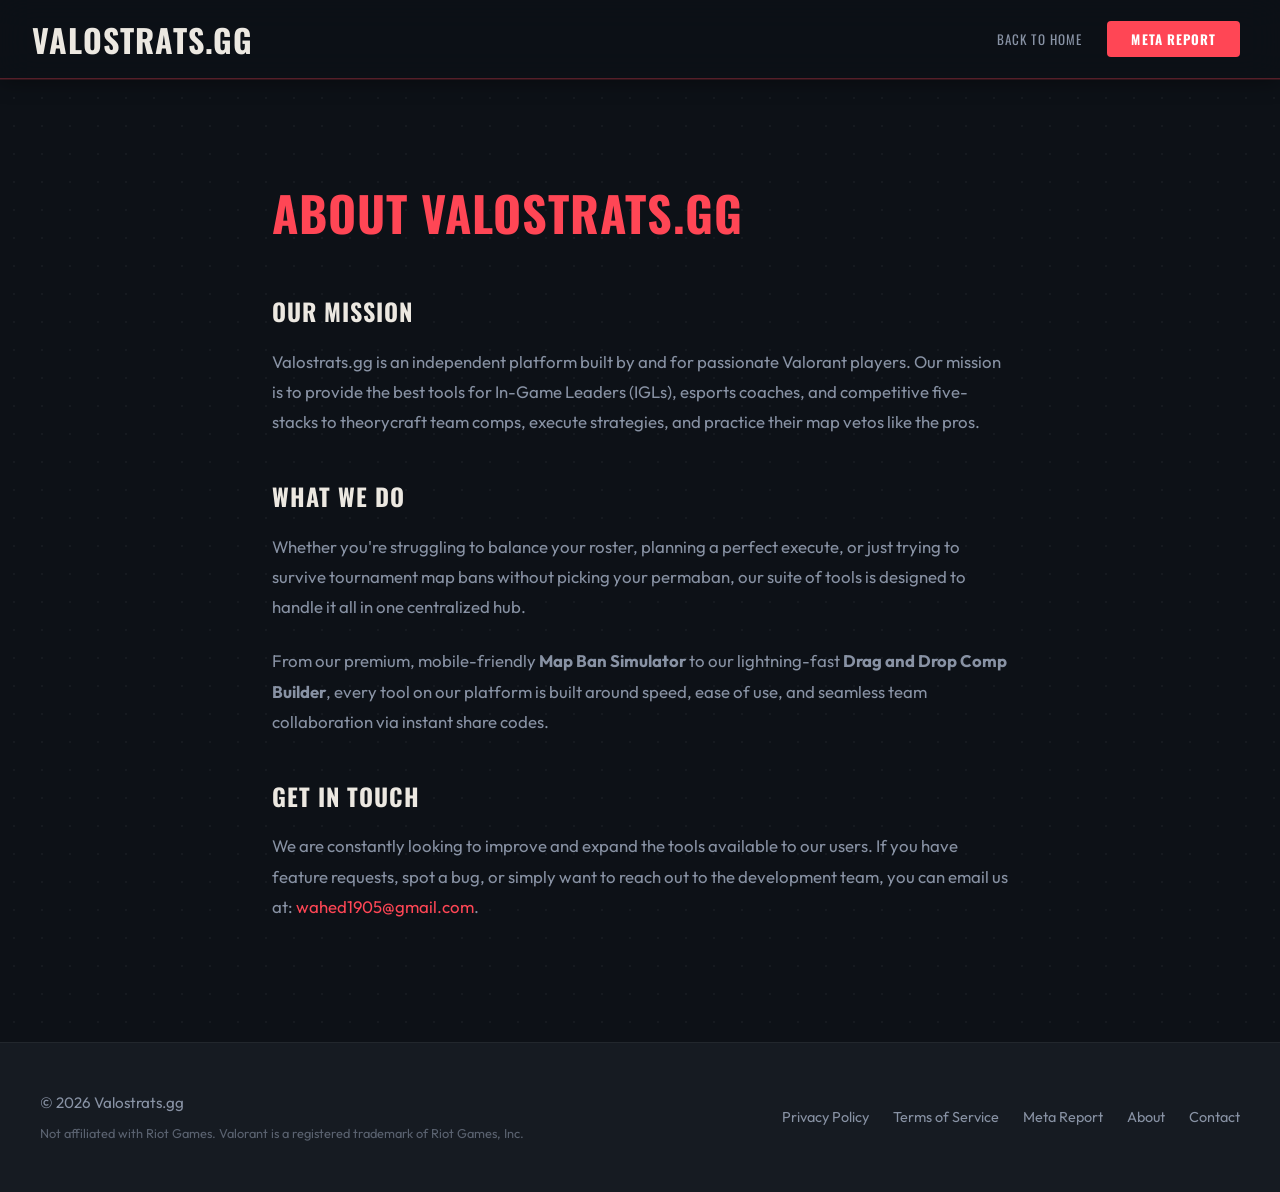
<file: about.html>
<!DOCTYPE html>
<html lang="en">
<head>
    <meta charset="UTF-8">
    <meta name="viewport" content="width=device-width, initial-scale=1.0">
    <title>About Us - Valostrats.gg</title>
    <link rel="stylesheet" href="styles.css">
    <link href="https://fonts.googleapis.com/css2?family=Oswald:wght@500;700&family=Outfit:wght@300;400;500;700&display=swap" rel="stylesheet">
    <style>
        .page-content { max-width: 800px; margin: 4rem auto; padding: 2rem; }
        .page-content h1 { font-size: 3rem; color: var(--accent-red); margin-bottom: 2rem; text-transform: uppercase; }
        .page-content h2 { margin-top: 2.5rem; margin-bottom: 1rem; color: var(--text-primary); }
        .page-content p { color: var(--text-secondary); line-height: 1.8; margin-bottom: 1.5rem; font-size: 1.05rem; }
        .page-content a { color: var(--accent-red); text-decoration: none; }
        .page-content a:hover { text-decoration: underline; }
    </style>
</head>
<body>
    <header class="app-header">
        <h1 class="logo">VALO<span>STRATS.GG</span></h1>
        <nav>
            <button class="nav-btn" onclick="window.location.href='index.html'">Back to Home</button>
            <button class="nav-btn primary-btn" onclick="window.location.href='meta-report.html'">Meta Report</button>
        </nav>
    </header>

    <main class="page-content">
        <h1>About ValoStrats.gg</h1>
        
        <h2>Our Mission</h2>
        <p>Valostrats.gg is an independent platform built by and for passionate Valorant players. Our mission is to provide the best tools for In-Game Leaders (IGLs), esports coaches, and competitive five-stacks to theorycraft team comps, execute strategies, and practice their map vetos like the pros.</p>

        <h2>What We Do</h2>
        <p>Whether you're struggling to balance your roster, planning a perfect execute, or just trying to survive tournament map bans without picking your permaban, our suite of tools is designed to handle it all in one centralized hub.</p>
        <p>From our premium, mobile-friendly <strong>Map Ban Simulator</strong> to our lightning-fast <strong>Drag and Drop Comp Builder</strong>, every tool on our platform is built around speed, ease of use, and seamless team collaboration via instant share codes.</p>

        <h2>Get in Touch</h2>
        <p>We are constantly looking to improve and expand the tools available to our users. If you have feature requests, spot a bug, or simply want to reach out to the development team, you can email us at: <a href="mailto:wahed1905@gmail.com">wahed1905@gmail.com</a>.</p>
    </main>

    <footer class="site-footer">
        <div class="footer-content">
            <div class="footer-left">
                <p>&copy; 2026 Valostrats.gg</p>
                <p class="footer-disclaimer">Not affiliated with Riot Games. Valorant is a registered trademark of Riot Games, Inc.</p>
            </div>
            <div class="footer-right">
                <a href="privacy.html">Privacy Policy</a>
                <a href="terms.html">Terms of Service</a>
                <a href="meta-report.html">Meta Report</a>
                <a href="about.html">About</a>
                <a href="mailto:wahed1905@gmail.com">Contact</a>
            </div>
        </div>
    </footer>
</body>
</html>
</file>
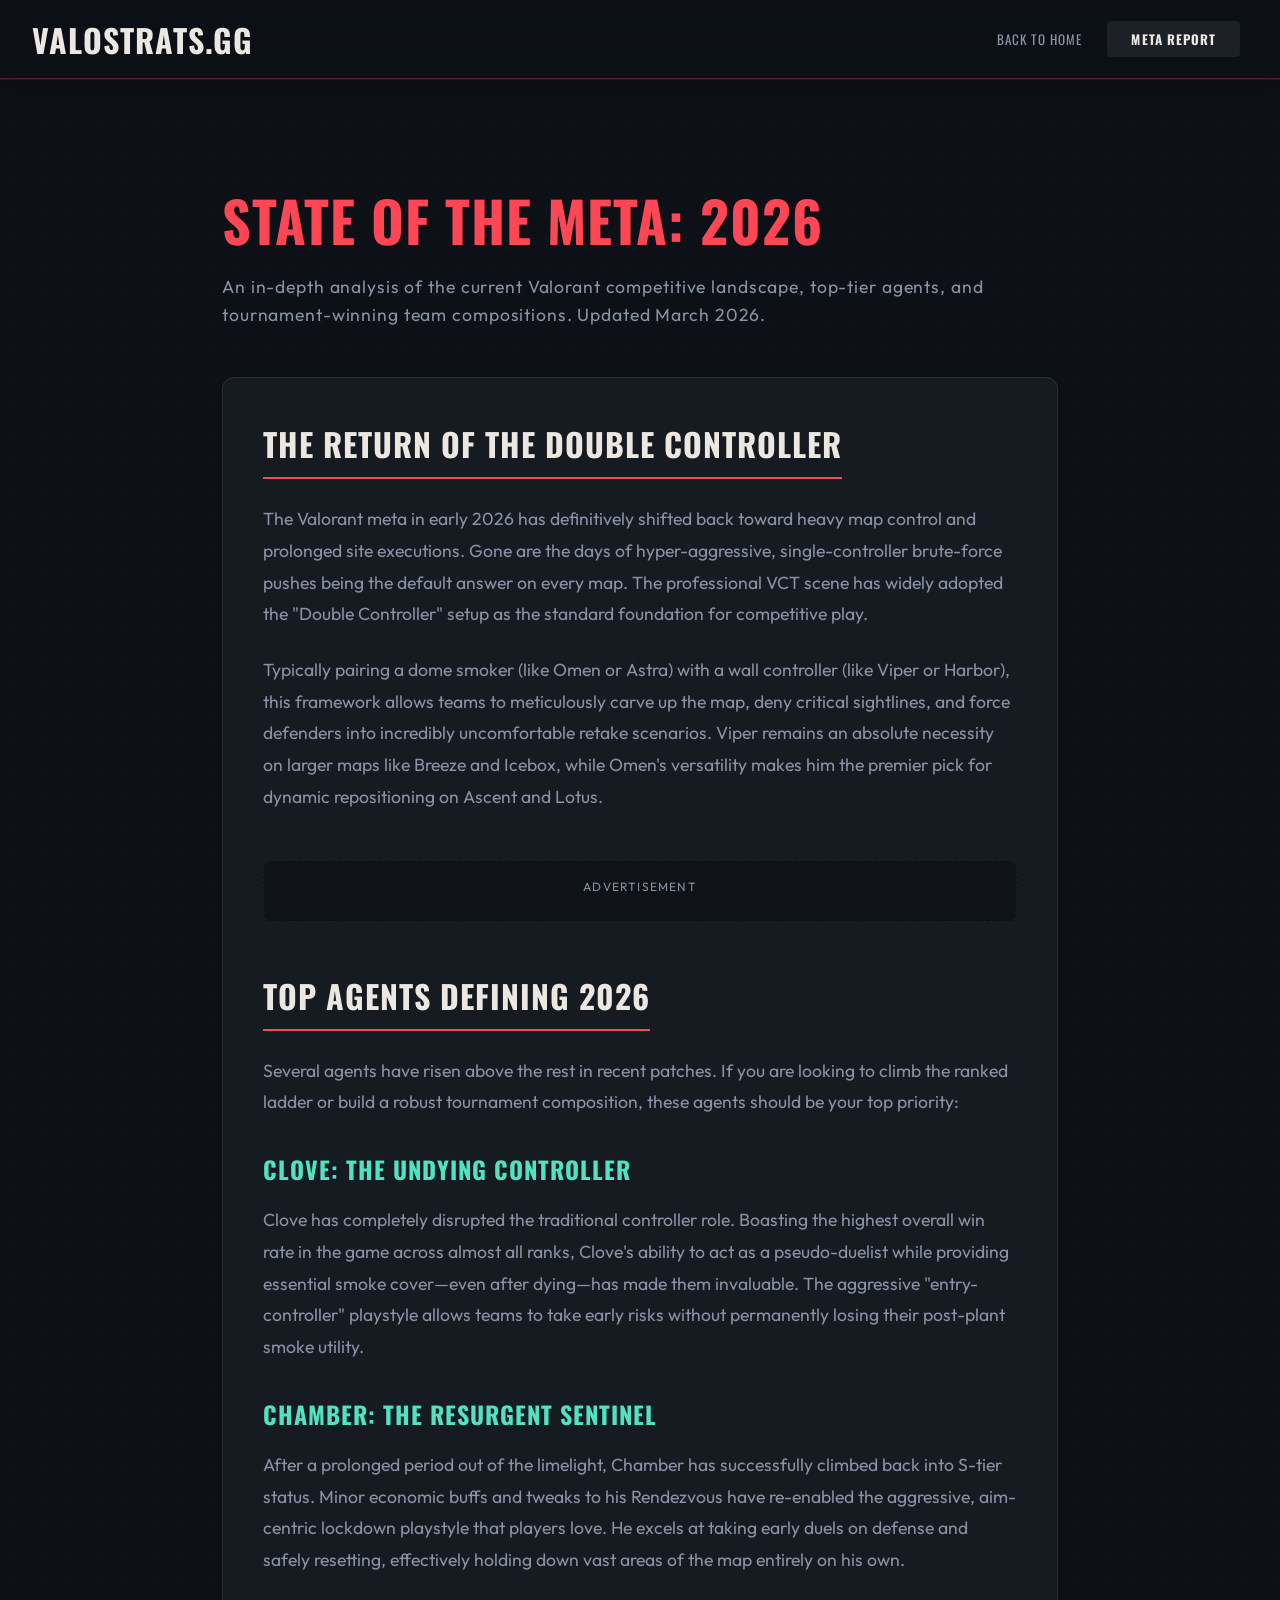
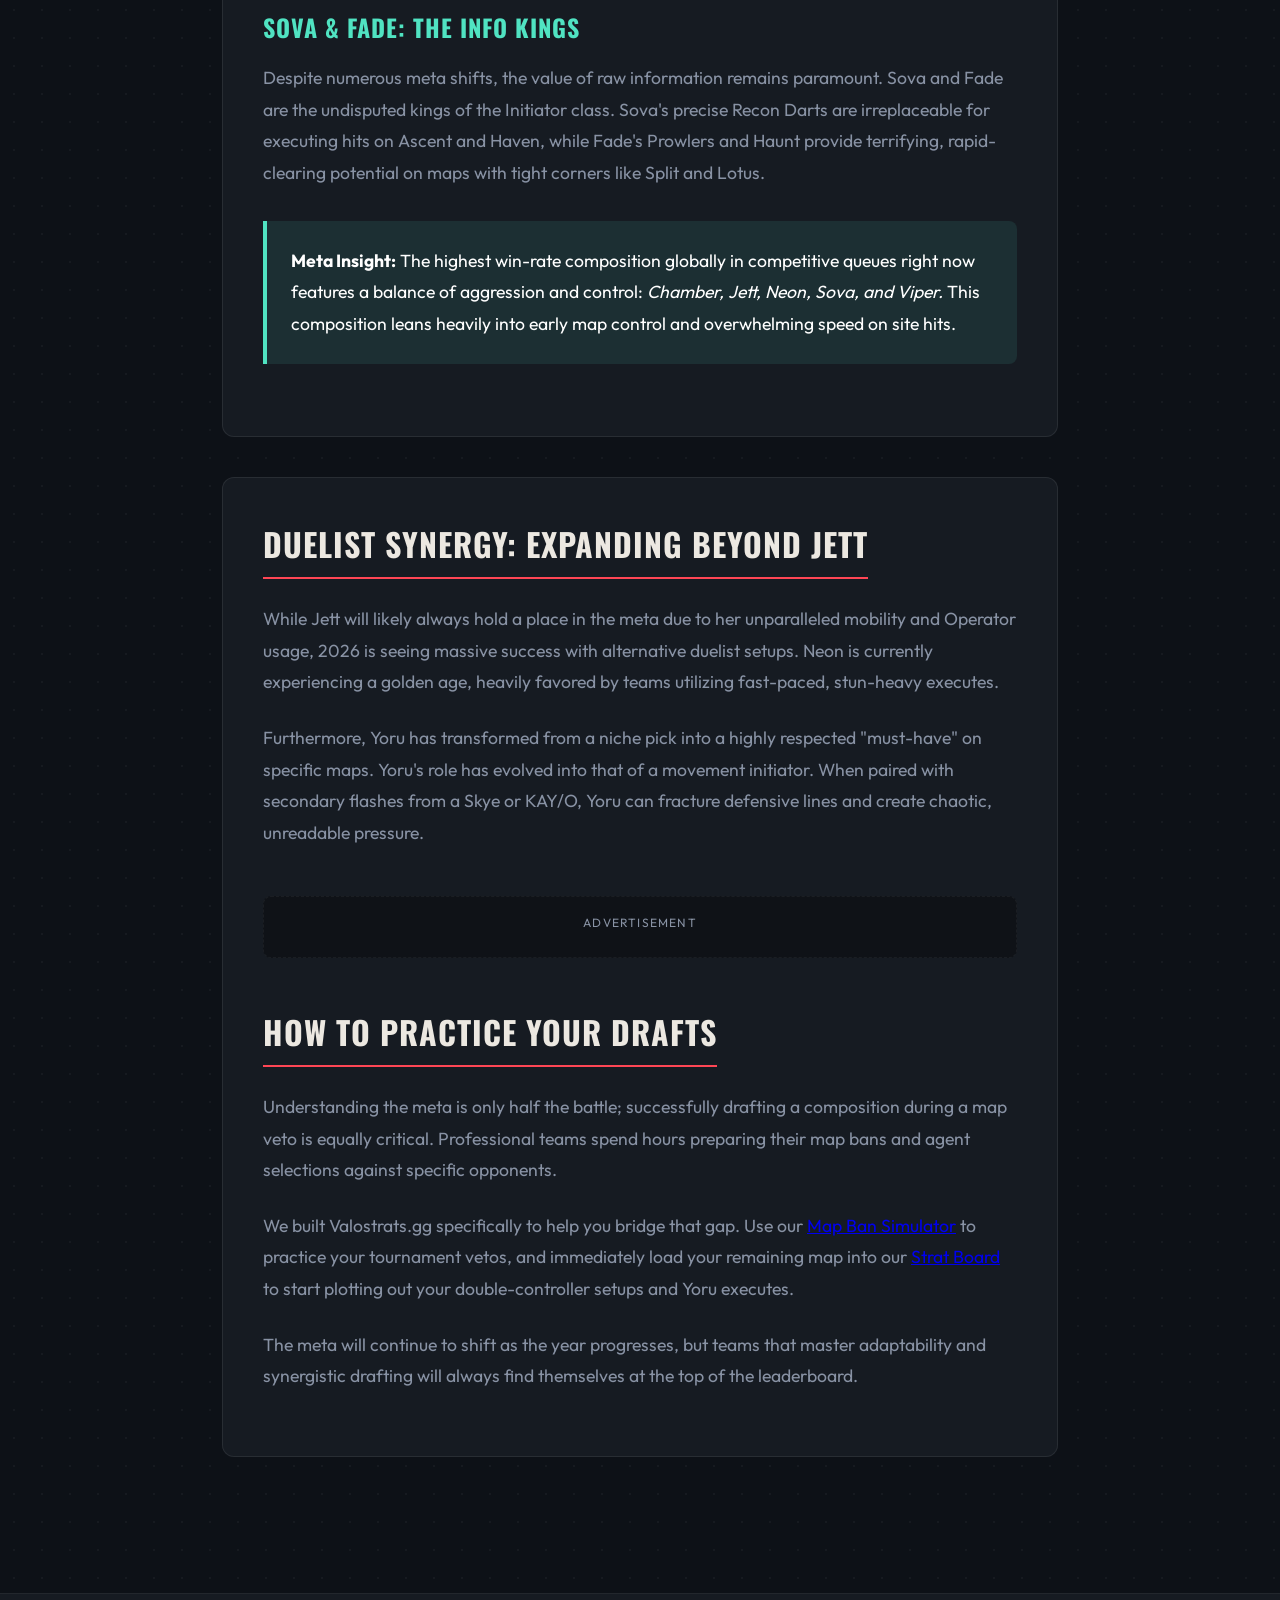
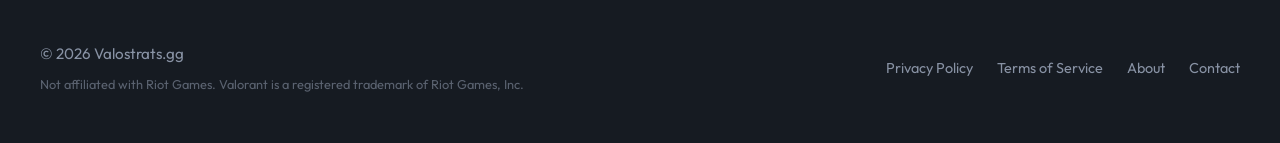
<file: meta-report.html>
<!DOCTYPE html>
<html lang="en">
<head>
    <meta charset="UTF-8">
    <meta name="viewport" content="width=device-width, initial-scale=1.0">
    <title>Valorant Meta Report 2026 - Valostrats.gg</title>
    <link rel="stylesheet" href="styles.css">
    <link href="https://fonts.googleapis.com/css2?family=Oswald:wght@500;700&family=Outfit:wght@300;400;500;700&display=swap" rel="stylesheet">
    <style>
        .page-content { max-width: 900px; margin: 4rem auto; padding: 2rem; }
        .page-content h1 { font-size: 3.5rem; color: var(--accent-red); margin-bottom: 0.5rem; text-transform: uppercase; }
        .page-subtitle { color: var(--text-secondary); font-size: 1.1rem; margin-bottom: 3rem; letter-spacing: 0.05em; }
        
        .article-section { background: var(--bg-secondary); padding: 2.5rem; border-radius: 12px; border: 1px solid var(--glass-border); margin-bottom: 2.5rem; }
        .article-section h2 { font-size: 2rem; color: var(--text-primary); margin-bottom: 1.5rem; border-bottom: 2px solid var(--accent-red); padding-bottom: 0.5rem; display: inline-block; }
        .article-section h3 { font-size: 1.5rem; color: #50e3c2; margin-top: 2rem; margin-bottom: 1rem; }
        .article-section p { color: var(--text-secondary); line-height: 1.8; margin-bottom: 1.5rem; font-size: 1.1rem; }
        .article-section ul { color: var(--text-secondary); line-height: 1.8; margin-bottom: 1.5rem; padding-left: 1.5rem; font-size: 1.1rem; }
        .article-section li { margin-bottom: 0.5rem; }
        
        .highlight-box { background: rgba(80, 227, 194, 0.1); border-left: 4px solid #50e3c2; padding: 1.5rem; border-radius: 0 8px 8px 0; margin: 2rem 0; }
        .highlight-box p { margin: 0; color: #fff; }

        .ad-container { margin: 3rem 0; background: rgba(0,0,0,0.3); padding: 1rem; border-radius: 8px; text-align: center; border: 1px dashed var(--border-subtle); }
        .ad-label { font-size: 0.75rem; text-transform: uppercase; letter-spacing: 0.1em; color: var(--text-secondary); margin-bottom: 0.5rem; display: block; }
    </style>
</head>
<body>
    <header class="app-header">
        <h1 class="logo">VALO<span>STRATS.GG</span></h1>
        <nav>
            <button class="nav-btn" onclick="window.location.href='index.html'">Back to Home</button>
            <button class="nav-btn primary-btn active" onclick="window.location.href='meta-report.html'">Meta Report</button>
        </nav>
    </header>

    <main class="page-content">
        <h1>State of the Meta: 2026</h1>
        <p class="page-subtitle">An in-depth analysis of the current Valorant competitive landscape, top-tier agents, and tournament-winning team compositions. Updated March 2026.</p>
        
        <div class="article-section">
            <h2>The Return of the Double Controller</h2>
            <p>The Valorant meta in early 2026 has definitively shifted back toward heavy map control and prolonged site executions. Gone are the days of hyper-aggressive, single-controller brute-force pushes being the default answer on every map. The professional VCT scene has widely adopted the "Double Controller" setup as the standard foundation for competitive play.</p>
            <p>Typically pairing a dome smoker (like Omen or Astra) with a wall controller (like Viper or Harbor), this framework allows teams to meticulously carve up the map, deny critical sightlines, and force defenders into incredibly uncomfortable retake scenarios. Viper remains an absolute necessity on larger maps like Breeze and Icebox, while Omen's versatility makes him the premier pick for dynamic repositioning on Ascent and Lotus.</p>
            
            <!-- Ad Placement inside content -->
            <div class="ad-container">
                <span class="ad-label">Advertisement</span>
                <ins class="adsbygoogle"
                     style="display:block"
                     data-ad-client="ca-pub-2858798741280464"
                     data-ad-slot="auto"
                     data-ad-format="auto"
                     data-full-width-responsive="true"></ins>
                <script>
                     (adsbygoogle = window.adsbygoogle || []).push({});
                </script>
            </div>

            <h2>Top Agents Defining 2026</h2>
            <p>Several agents have risen above the rest in recent patches. If you are looking to climb the ranked ladder or build a robust tournament composition, these agents should be your top priority:</p>
            
            <h3>Clove: The Undying Controller</h3>
            <p>Clove has completely disrupted the traditional controller role. Boasting the highest overall win rate in the game across almost all ranks, Clove's ability to act as a pseudo-duelist while providing essential smoke cover—even after dying—has made them invaluable. The aggressive "entry-controller" playstyle allows teams to take early risks without permanently losing their post-plant smoke utility.</p>

            <h3>Chamber: The Resurgent Sentinel</h3>
            <p>After a prolonged period out of the limelight, Chamber has successfully climbed back into S-tier status. Minor economic buffs and tweaks to his Rendezvous have re-enabled the aggressive, aim-centric lockdown playstyle that players love. He excels at taking early duels on defense and safely resetting, effectively holding down vast areas of the map entirely on his own.</p>

            <h3>Sova & Fade: The Info Kings</h3>
            <p>Despite numerous meta shifts, the value of raw information remains paramount. Sova and Fade are the undisputed kings of the Initiator class. Sova's precise Recon Darts are irreplaceable for executing hits on Ascent and Haven, while Fade's Prowlers and Haunt provide terrifying, rapid-clearing potential on maps with tight corners like Split and Lotus.</p>

            <div class="highlight-box">
                <p><strong>Meta Insight:</strong> The highest win-rate composition globally in competitive queues right now features a balance of aggression and control: <em>Chamber, Jett, Neon, Sova, and Viper.</em> This composition leans heavily into early map control and overwhelming speed on site hits.</p>
            </div>
        </div>

        <div class="article-section">
            <h2>Duelist Synergy: Expanding Beyond Jett</h2>
            <p>While Jett will likely always hold a place in the meta due to her unparalleled mobility and Operator usage, 2026 is seeing massive success with alternative duelist setups. Neon is currently experiencing a golden age, heavily favored by teams utilizing fast-paced, stun-heavy executes.</p>
            <p>Furthermore, Yoru has transformed from a niche pick into a highly respected "must-have" on specific maps. Yoru's role has evolved into that of a movement initiator. When paired with secondary flashes from a Skye or KAY/O, Yoru can fracture defensive lines and create chaotic, unreadable pressure.</p>
            
            <!-- Ad Placement inside content -->
            <div class="ad-container">
                <span class="ad-label">Advertisement</span>
                <ins class="adsbygoogle"
                     style="display:block"
                     data-ad-client="ca-pub-2858798741280464"
                     data-ad-slot="auto"
                     data-ad-format="auto"
                     data-full-width-responsive="true"></ins>
                <script>
                     (adsbygoogle = window.adsbygoogle || []).push({});
                </script>
            </div>

            <h2>How to Practice Your Drafts</h2>
            <p>Understanding the meta is only half the battle; successfully drafting a composition during a map veto is equally critical. Professional teams spend hours preparing their map bans and agent selections against specific opponents.</p>
            <p>We built Valostrats.gg specifically to help you bridge that gap. Use our <a href="index.html">Map Ban Simulator</a> to practice your tournament vetos, and immediately load your remaining map into our <a href="index.html">Strat Board</a> to start plotting out your double-controller setups and Yoru executes.</p>
            <p>The meta will continue to shift as the year progresses, but teams that master adaptability and synergistic drafting will always find themselves at the top of the leaderboard.</p>
        </div>
    </main>

    <footer class="site-footer">
        <div class="footer-content">
            <div class="footer-left">
                <p>&copy; 2026 Valostrats.gg</p>
                <p class="footer-disclaimer">Not affiliated with Riot Games. Valorant is a registered trademark of Riot Games, Inc.</p>
            </div>
            <div class="footer-right">
                <a href="privacy.html">Privacy Policy</a>
                <a href="terms.html">Terms of Service</a>
                <a href="about.html">About</a>
                <a href="mailto:wahed1905@gmail.com">Contact</a>
            </div>
        </div>
    </footer>
</body>
</html>
</file>
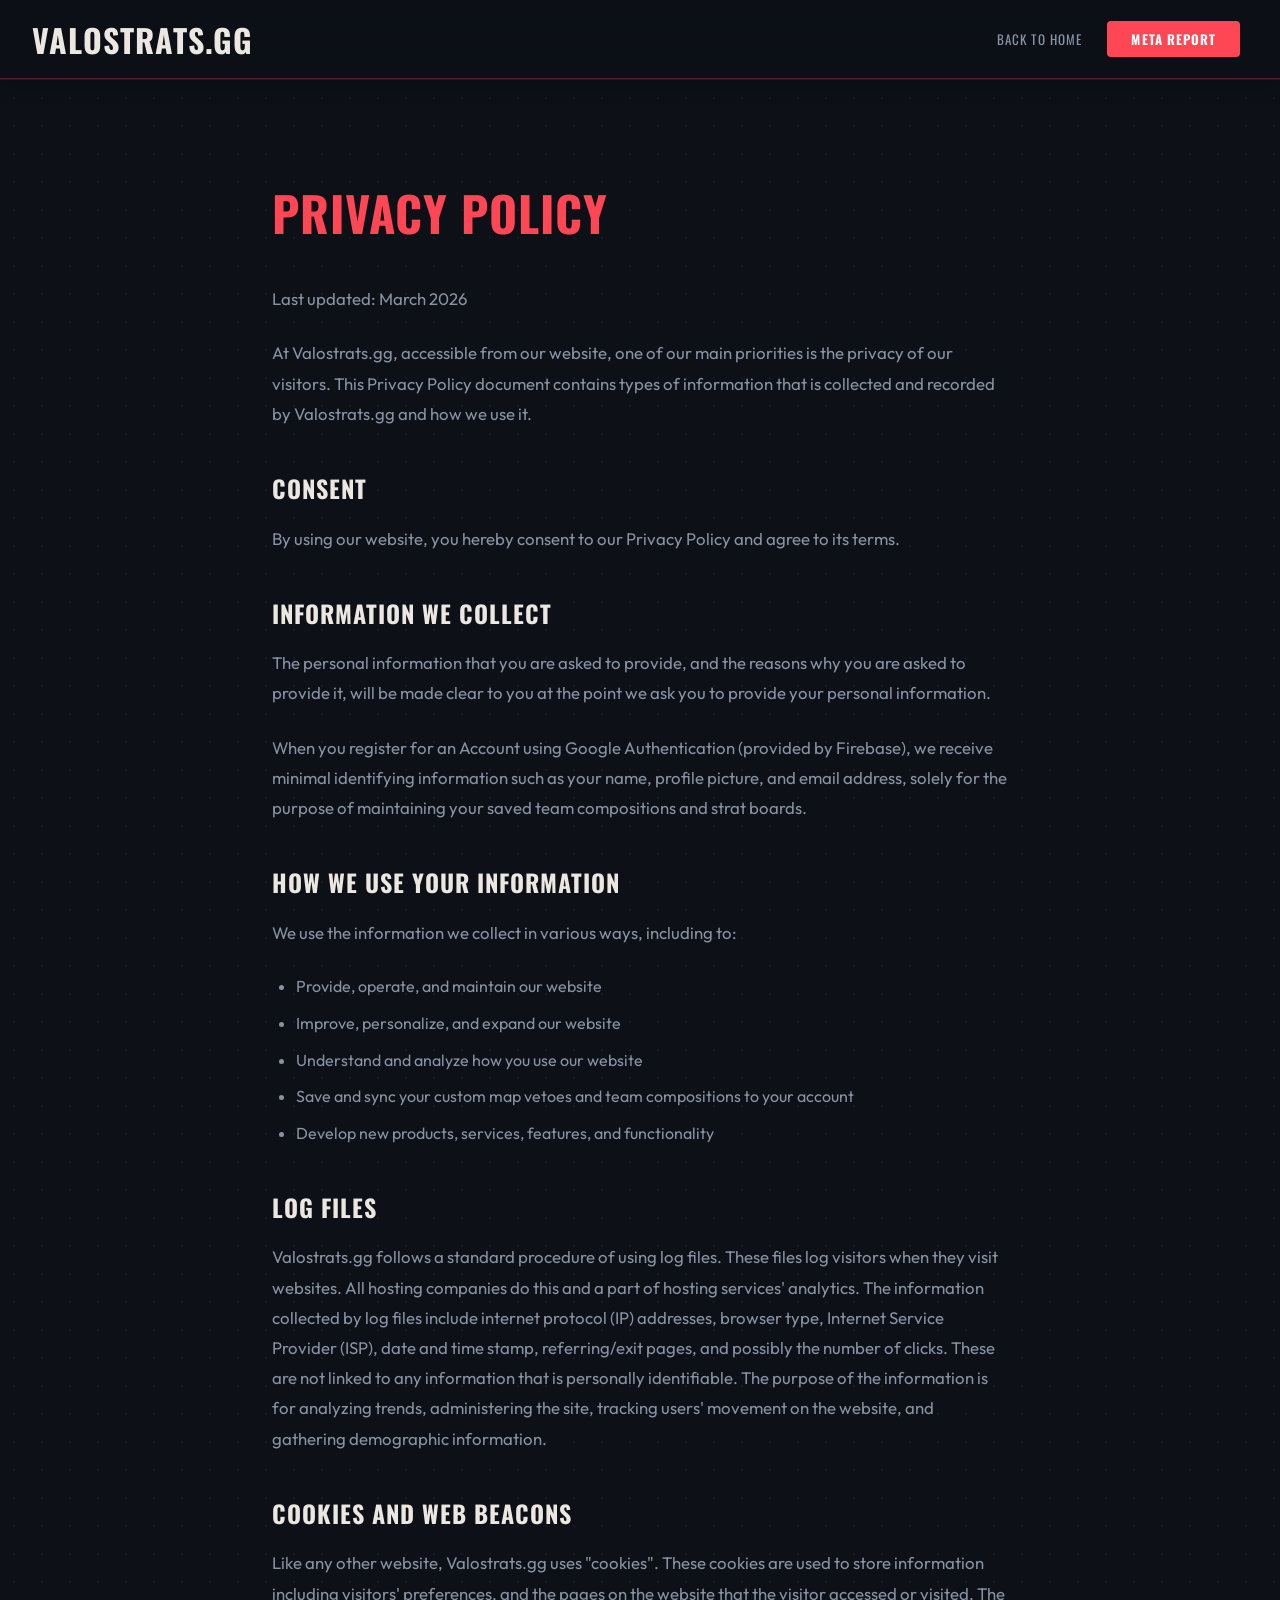
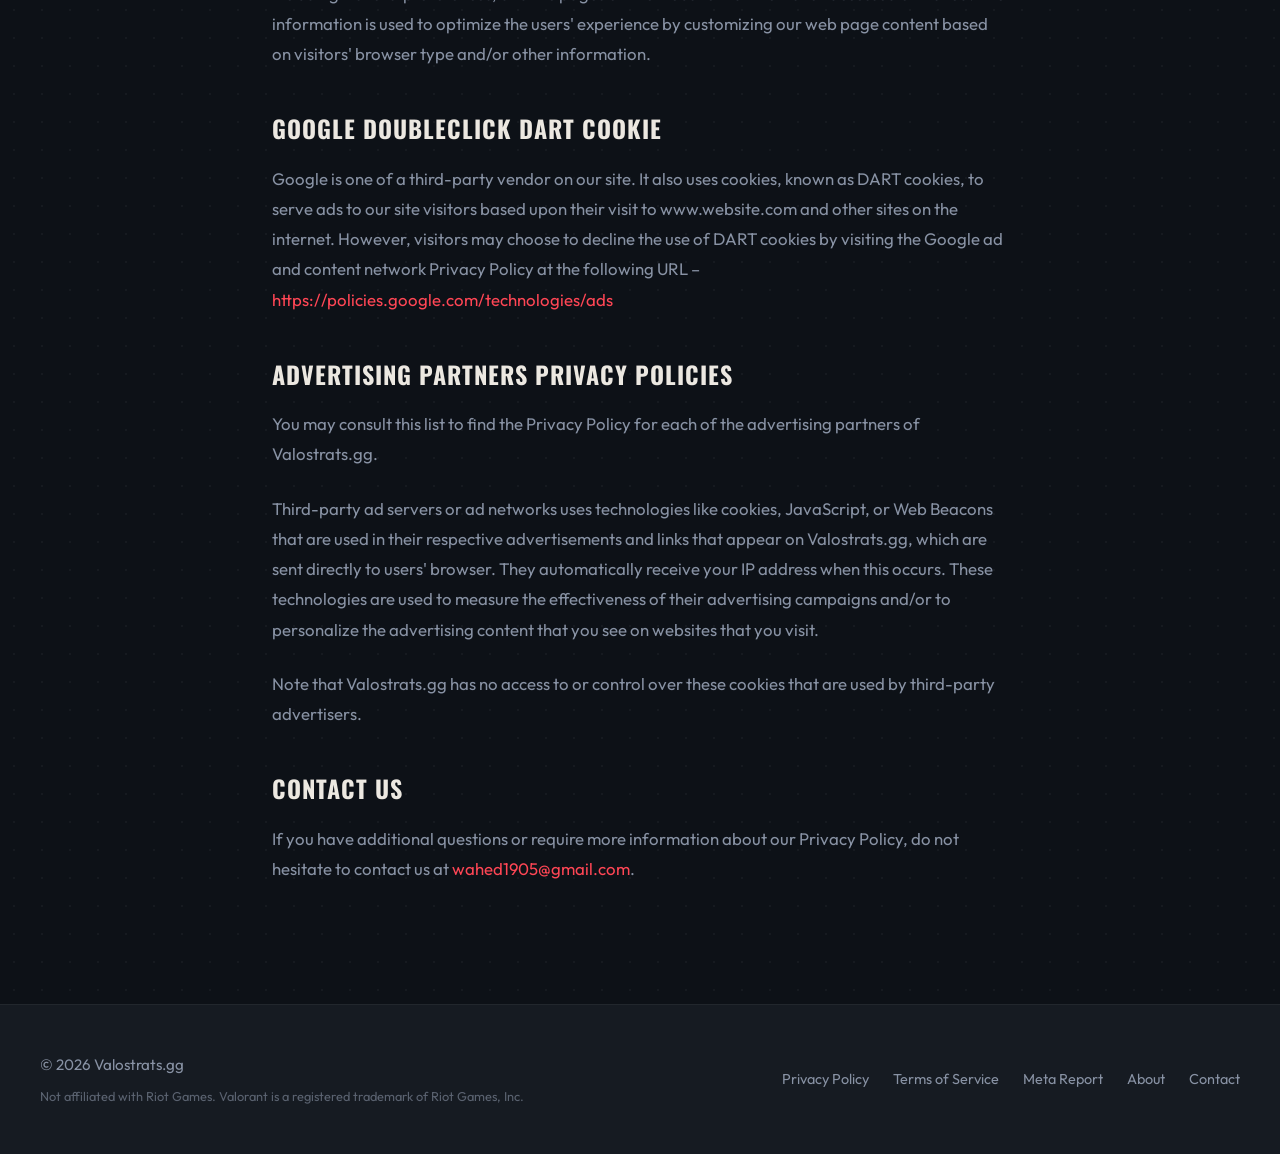
<file: privacy.html>
<!DOCTYPE html>
<html lang="en">
<head>
    <meta charset="UTF-8">
    <meta name="viewport" content="width=device-width, initial-scale=1.0">
    <title>Privacy Policy - Valostrats.gg</title>
    <link rel="stylesheet" href="styles.css">
    <link href="https://fonts.googleapis.com/css2?family=Oswald:wght@500;700&family=Outfit:wght@300;400;500;700&display=swap" rel="stylesheet">
    <style>
        .page-content { max-width: 800px; margin: 4rem auto; padding: 2rem; }
        .page-content h1 { font-size: 3rem; color: var(--accent-red); margin-bottom: 2rem; text-transform: uppercase; }
        .page-content h2 { margin-top: 2.5rem; margin-bottom: 1rem; color: var(--text-primary); }
        .page-content p { color: var(--text-secondary); line-height: 1.8; margin-bottom: 1.5rem; font-size: 1.05rem; }
        .page-content ul { color: var(--text-secondary); line-height: 1.8; margin-bottom: 1.5rem; padding-left: 1.5rem; }
        .page-content li { margin-bottom: 0.5rem; }
        .page-content a { color: var(--accent-red); text-decoration: none; }
        .page-content a:hover { text-decoration: underline; }
    </style>
</head>
<body>
    <header class="app-header">
        <h1 class="logo">VALO<span>STRATS.GG</span></h1>
        <nav>
            <button class="nav-btn" onclick="window.location.href='index.html'">Back to Home</button>
            <button class="nav-btn primary-btn" onclick="window.location.href='meta-report.html'">Meta Report</button>
        </nav>
    </header>

    <main class="page-content">
        <h1>Privacy Policy</h1>
        <p>Last updated: March 2026</p>
        
        <p>At Valostrats.gg, accessible from our website, one of our main priorities is the privacy of our visitors. This Privacy Policy document contains types of information that is collected and recorded by Valostrats.gg and how we use it.</p>

        <h2>Consent</h2>
        <p>By using our website, you hereby consent to our Privacy Policy and agree to its terms.</p>

        <h2>Information we collect</h2>
        <p>The personal information that you are asked to provide, and the reasons why you are asked to provide it, will be made clear to you at the point we ask you to provide your personal information.</p>
        <p>When you register for an Account using Google Authentication (provided by Firebase), we receive minimal identifying information such as your name, profile picture, and email address, solely for the purpose of maintaining your saved team compositions and strat boards.</p>

        <h2>How we use your information</h2>
        <p>We use the information we collect in various ways, including to:</p>
        <ul>
            <li>Provide, operate, and maintain our website</li>
            <li>Improve, personalize, and expand our website</li>
            <li>Understand and analyze how you use our website</li>
            <li>Save and sync your custom map vetoes and team compositions to your account</li>
            <li>Develop new products, services, features, and functionality</li>
        </ul>

        <h2>Log Files</h2>
        <p>Valostrats.gg follows a standard procedure of using log files. These files log visitors when they visit websites. All hosting companies do this and a part of hosting services' analytics. The information collected by log files include internet protocol (IP) addresses, browser type, Internet Service Provider (ISP), date and time stamp, referring/exit pages, and possibly the number of clicks. These are not linked to any information that is personally identifiable. The purpose of the information is for analyzing trends, administering the site, tracking users' movement on the website, and gathering demographic information.</p>

        <h2>Cookies and Web Beacons</h2>
        <p>Like any other website, Valostrats.gg uses "cookies". These cookies are used to store information including visitors' preferences, and the pages on the website that the visitor accessed or visited. The information is used to optimize the users' experience by customizing our web page content based on visitors' browser type and/or other information.</p>

        <h2>Google DoubleClick DART Cookie</h2>
        <p>Google is one of a third-party vendor on our site. It also uses cookies, known as DART cookies, to serve ads to our site visitors based upon their visit to www.website.com and other sites on the internet. However, visitors may choose to decline the use of DART cookies by visiting the Google ad and content network Privacy Policy at the following URL – <a href="https://policies.google.com/technologies/ads">https://policies.google.com/technologies/ads</a></p>

        <h2>Advertising Partners Privacy Policies</h2>
        <p>You may consult this list to find the Privacy Policy for each of the advertising partners of Valostrats.gg.</p>
        <p>Third-party ad servers or ad networks uses technologies like cookies, JavaScript, or Web Beacons that are used in their respective advertisements and links that appear on Valostrats.gg, which are sent directly to users' browser. They automatically receive your IP address when this occurs. These technologies are used to measure the effectiveness of their advertising campaigns and/or to personalize the advertising content that you see on websites that you visit.</p>
        <p>Note that Valostrats.gg has no access to or control over these cookies that are used by third-party advertisers.</p>

        <h2>Contact Us</h2>
        <p>If you have additional questions or require more information about our Privacy Policy, do not hesitate to contact us at <a href="mailto:wahed1905@gmail.com">wahed1905@gmail.com</a>.</p>
    </main>

    <footer class="site-footer">
        <div class="footer-content">
            <div class="footer-left">
                <p>&copy; 2026 Valostrats.gg</p>
                <p class="footer-disclaimer">Not affiliated with Riot Games. Valorant is a registered trademark of Riot Games, Inc.</p>
            </div>
            <div class="footer-right">
                <a href="privacy.html">Privacy Policy</a>
                <a href="terms.html">Terms of Service</a>
                <a href="meta-report.html">Meta Report</a>
                <a href="about.html">About</a>
                <a href="mailto:wahed1905@gmail.com">Contact</a>
            </div>
        </div>
    </footer>
</body>
</html>
</file>
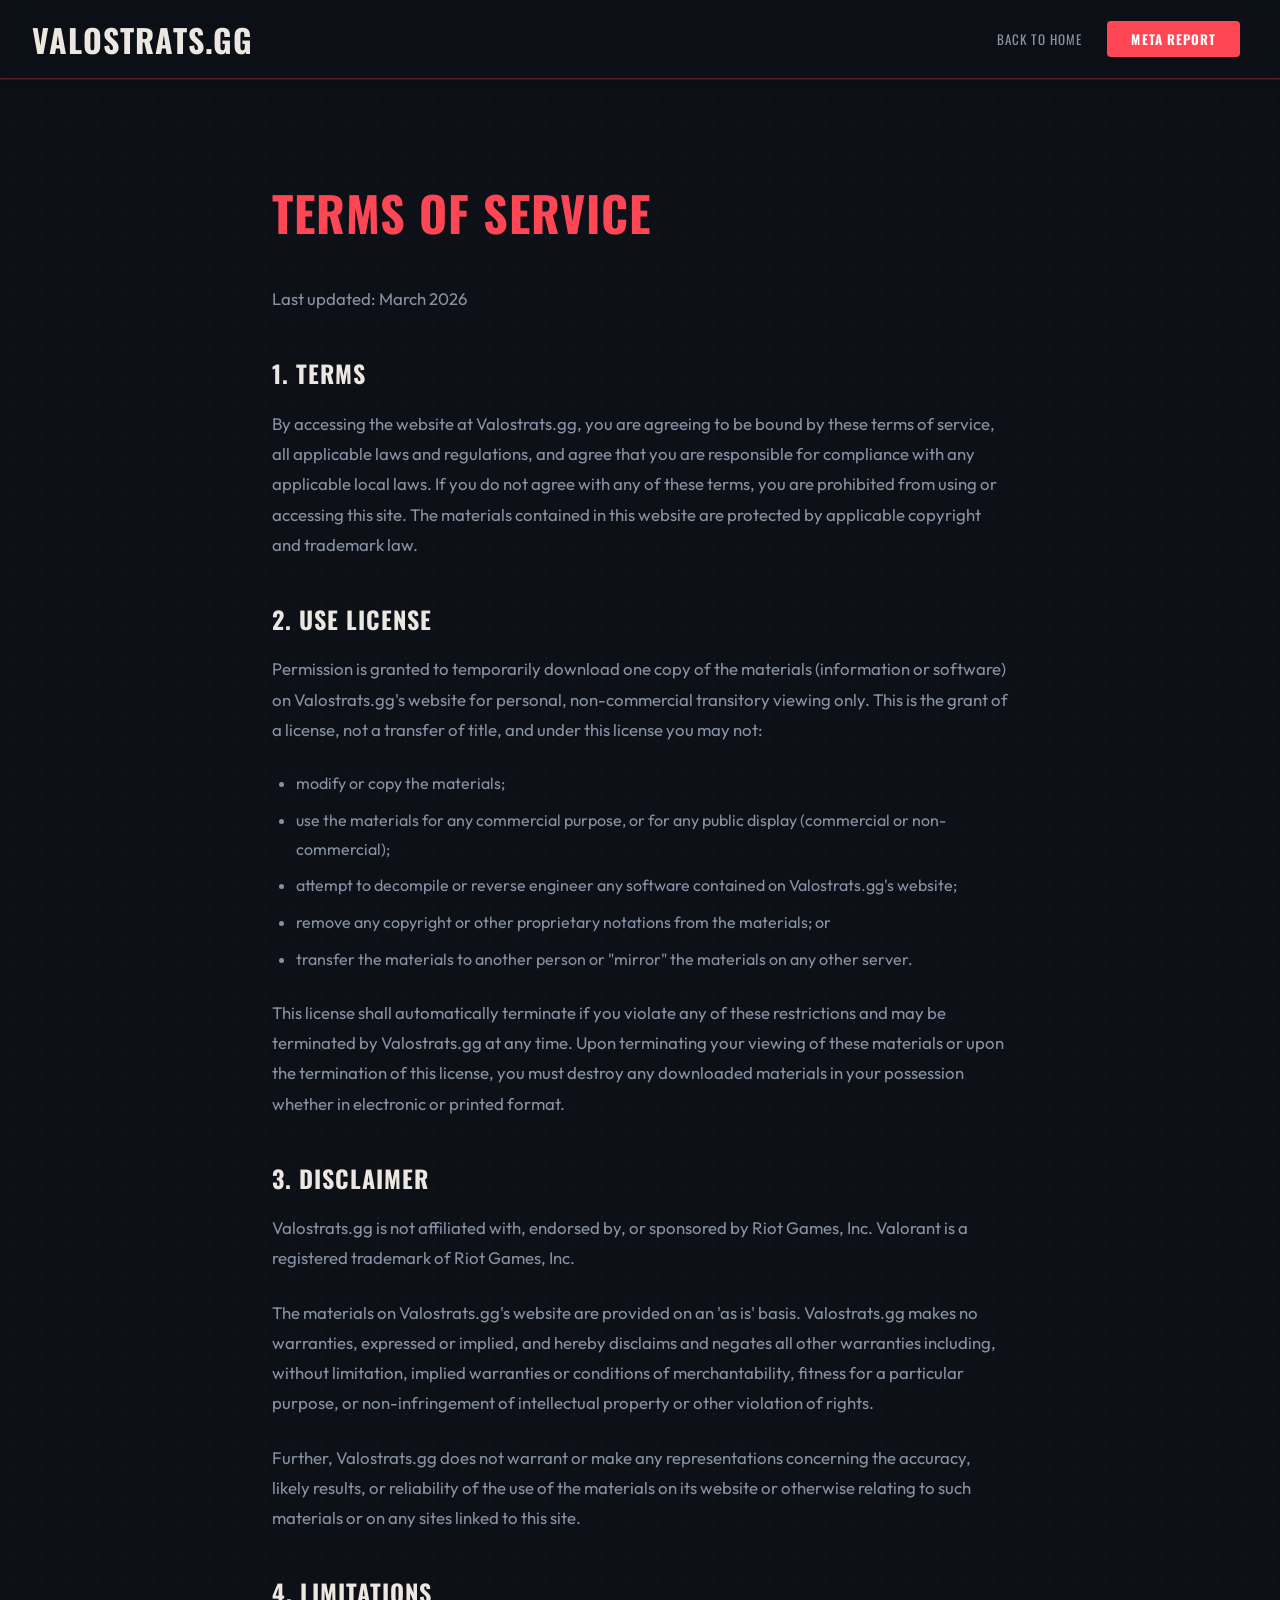
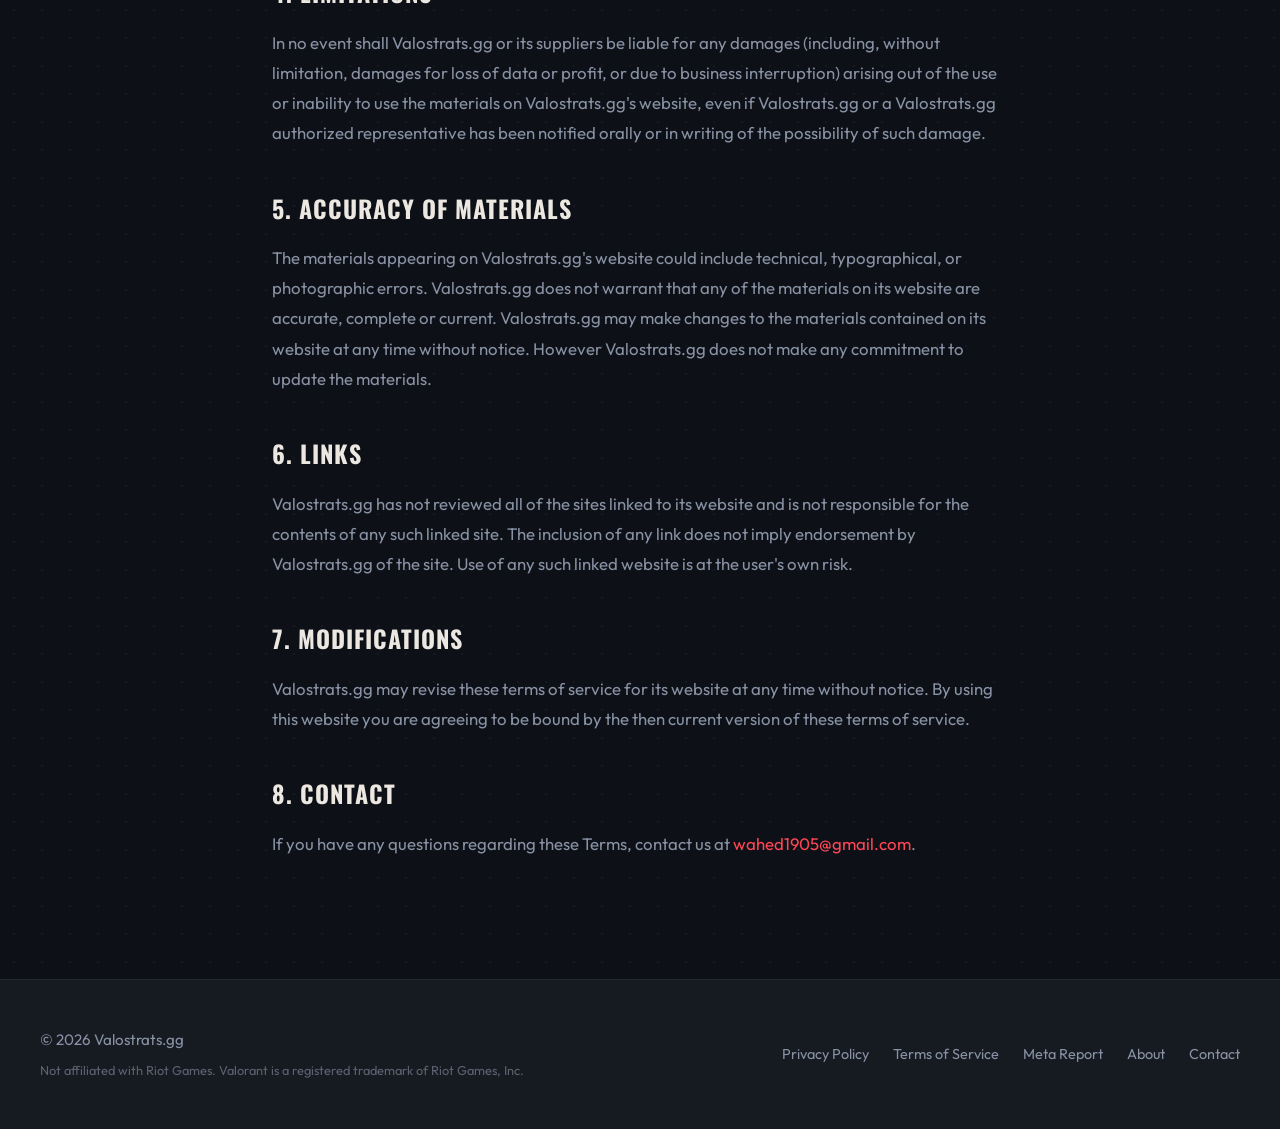
<file: terms.html>
<!DOCTYPE html>
<html lang="en">
<head>
    <meta charset="UTF-8">
    <meta name="viewport" content="width=device-width, initial-scale=1.0">
    <title>Terms of Service - Valostrats.gg</title>
    <link rel="stylesheet" href="styles.css">
    <link href="https://fonts.googleapis.com/css2?family=Oswald:wght@500;700&family=Outfit:wght@300;400;500;700&display=swap" rel="stylesheet">
    <style>
        .page-content { max-width: 800px; margin: 4rem auto; padding: 2rem; }
        .page-content h1 { font-size: 3rem; color: var(--accent-red); margin-bottom: 2rem; text-transform: uppercase; }
        .page-content h2 { margin-top: 2.5rem; margin-bottom: 1rem; color: var(--text-primary); }
        .page-content p { color: var(--text-secondary); line-height: 1.8; margin-bottom: 1.5rem; font-size: 1.05rem; }
        .page-content ul { color: var(--text-secondary); line-height: 1.8; margin-bottom: 1.5rem; padding-left: 1.5rem; }
        .page-content li { margin-bottom: 0.5rem; }
        .page-content a { color: var(--accent-red); text-decoration: none; }
        .page-content a:hover { text-decoration: underline; }
    </style>
</head>
<body>
    <header class="app-header">
        <h1 class="logo">VALO<span>STRATS.GG</span></h1>
        <nav>
            <button class="nav-btn" onclick="window.location.href='index.html'">Back to Home</button>
            <button class="nav-btn primary-btn" onclick="window.location.href='meta-report.html'">Meta Report</button>
        </nav>
    </header>

    <main class="page-content">
        <h1>Terms of Service</h1>
        <p>Last updated: March 2026</p>
        
        <h2>1. Terms</h2>
        <p>By accessing the website at Valostrats.gg, you are agreeing to be bound by these terms of service, all applicable laws and regulations, and agree that you are responsible for compliance with any applicable local laws. If you do not agree with any of these terms, you are prohibited from using or accessing this site. The materials contained in this website are protected by applicable copyright and trademark law.</p>

        <h2>2. Use License</h2>
        <p>Permission is granted to temporarily download one copy of the materials (information or software) on Valostrats.gg's website for personal, non-commercial transitory viewing only. This is the grant of a license, not a transfer of title, and under this license you may not:</p>
        <ul>
            <li>modify or copy the materials;</li>
            <li>use the materials for any commercial purpose, or for any public display (commercial or non-commercial);</li>
            <li>attempt to decompile or reverse engineer any software contained on Valostrats.gg's website;</li>
            <li>remove any copyright or other proprietary notations from the materials; or</li>
            <li>transfer the materials to another person or "mirror" the materials on any other server.</li>
        </ul>
        <p>This license shall automatically terminate if you violate any of these restrictions and may be terminated by Valostrats.gg at any time. Upon terminating your viewing of these materials or upon the termination of this license, you must destroy any downloaded materials in your possession whether in electronic or printed format.</p>

        <h2>3. Disclaimer</h2>
        <p>Valostrats.gg is not affiliated with, endorsed by, or sponsored by Riot Games, Inc. Valorant is a registered trademark of Riot Games, Inc.</p>
        <p>The materials on Valostrats.gg's website are provided on an 'as is' basis. Valostrats.gg makes no warranties, expressed or implied, and hereby disclaims and negates all other warranties including, without limitation, implied warranties or conditions of merchantability, fitness for a particular purpose, or non-infringement of intellectual property or other violation of rights.</p>
        <p>Further, Valostrats.gg does not warrant or make any representations concerning the accuracy, likely results, or reliability of the use of the materials on its website or otherwise relating to such materials or on any sites linked to this site.</p>

        <h2>4. Limitations</h2>
        <p>In no event shall Valostrats.gg or its suppliers be liable for any damages (including, without limitation, damages for loss of data or profit, or due to business interruption) arising out of the use or inability to use the materials on Valostrats.gg's website, even if Valostrats.gg or a Valostrats.gg authorized representative has been notified orally or in writing of the possibility of such damage.</p>

        <h2>5. Accuracy of materials</h2>
        <p>The materials appearing on Valostrats.gg's website could include technical, typographical, or photographic errors. Valostrats.gg does not warrant that any of the materials on its website are accurate, complete or current. Valostrats.gg may make changes to the materials contained on its website at any time without notice. However Valostrats.gg does not make any commitment to update the materials.</p>

        <h2>6. Links</h2>
        <p>Valostrats.gg has not reviewed all of the sites linked to its website and is not responsible for the contents of any such linked site. The inclusion of any link does not imply endorsement by Valostrats.gg of the site. Use of any such linked website is at the user's own risk.</p>

        <h2>7. Modifications</h2>
        <p>Valostrats.gg may revise these terms of service for its website at any time without notice. By using this website you are agreeing to be bound by the then current version of these terms of service.</p>

        <h2>8. Contact</h2>
        <p>If you have any questions regarding these Terms, contact us at <a href="mailto:wahed1905@gmail.com">wahed1905@gmail.com</a>.</p>
    </main>

    <footer class="site-footer">
        <div class="footer-content">
            <div class="footer-left">
                <p>&copy; 2026 Valostrats.gg</p>
                <p class="footer-disclaimer">Not affiliated with Riot Games. Valorant is a registered trademark of Riot Games, Inc.</p>
            </div>
            <div class="footer-right">
                <a href="privacy.html">Privacy Policy</a>
                <a href="terms.html">Terms of Service</a>
                <a href="meta-report.html">Meta Report</a>
                <a href="about.html">About</a>
                <a href="mailto:wahed1905@gmail.com">Contact</a>
            </div>
        </div>
    </footer>
</body>
</html>
</file>
<file: styles.css>
/* Global Reset & Base Styles */
:root {
    /* Core palette */
    --bg-primary:      #0d1117;
    --bg-secondary:    #161b22;
    --bg-surface:      #1c232d;
    --accent-red:      #ff4655;
    --accent-dark-red: #c7303d;
    --accent-glow:     rgba(255, 70, 85, 0.35);

    /* Text */
    --text-primary:   #ece8e1;
    --text-secondary: #8892a4;
    --text-muted:     #4a5568;

    /* Surfaces */
    --glass-bg:     rgba(255, 255, 255, 0.04);
    --glass-border: rgba(255, 255, 255, 0.08);
    --border-subtle: rgba(255, 255, 255, 0.05);

    /* Shadows */
    --shadow-soft: 0 4px 24px rgba(0, 0, 0, 0.4);
    --shadow-red:  0 8px 32px rgba(255, 70, 85, 0.25);

    /* Fonts */
    --font-heading: 'Oswald', sans-serif;
    --font-body:    'Outfit', sans-serif;

    /* Card accent colours */
    --card-1: #ff4655;  /* red   — Map Comps   */
    --card-2: #f5a623;  /* amber — Map Bans    */
    --card-3: #50e3c2;  /* teal  — Team Roster */
    --card-4: #7b61ff;  /* purple — Strat Board */
}

* {
    box-sizing: border-box;
    margin: 0;
    padding: 0;
}

body {
    background-color: var(--bg-primary);
    /* Subtle dot-grid texture */
    background-image:
        radial-gradient(circle, rgba(255,255,255,0.04) 1px, transparent 1px);
    background-size: 28px 28px;
    color: var(--text-primary);
    font-family: var(--font-body);
    overflow-x: hidden;
    line-height: 1.6;
}

h1, h2, h3, h4, button {
    font-family: var(--font-heading);
    text-transform: uppercase;
    letter-spacing: 1px;
}

#app {
    display: flex;
    flex-direction: column;
    min-height: 100vh;
}

/* Header */
.app-header {
    background: rgba(13, 17, 23, 0.92);
    border-bottom: 1px solid rgba(255, 70, 85, 0.3);
    padding: 0.85rem 2rem;
    display: flex;
    justify-content: space-between;
    align-items: center;
    backdrop-filter: blur(16px);
    -webkit-backdrop-filter: blur(16px);
    position: sticky;
    top: 0;
    z-index: 100;
    box-shadow: 0 1px 0 rgba(255,70,85,0.15), 0 2px 20px rgba(0,0,0,0.4);
}

/* Home icon button */
.home-btn {
    background: transparent;
    border: 1px solid var(--glass-border);
    border-radius: 8px;
    color: var(--text-secondary);
    display: flex;
    align-items: center;
    justify-content: center;
    width: 36px;
    height: 36px;
    cursor: pointer;
    transition: color 0.2s, border-color 0.2s, background 0.2s;
    flex-shrink: 0;
}
.home-btn:hover {
    color: var(--accent-red);
    border-color: rgba(255, 70, 85, 0.5);
    background: rgba(255, 70, 85, 0.08);
}

.nav-btn {
    background: transparent;
    border: none;
    color: var(--text-secondary);
    font-size: 0.82rem;
    font-family: var(--font-heading);
    text-transform: uppercase;
    letter-spacing: 0.08em;
    cursor: pointer;
    margin-left: 0.25rem;
    padding: 0.4rem 0.85rem;
    border-radius: 20px;
    transition: color 0.2s, background 0.2s;
}

.nav-btn:hover, .nav-btn.active {
    color: var(--text-primary);
    background: rgba(255, 255, 255, 0.07);
}

/* View Sections */
.view-section {
    padding: 2rem;
    flex: 1;
    animation: fadeIn 0.5s ease-out;
}

@keyframes fadeIn {
    from { opacity: 0; transform: translateY(10px); }
    to { opacity: 1; transform: translateY(0); }
}

.hidden {
    display: none !important;
}

/* Maps Grid */
#maps-grid {
    display: grid;
    grid-template-columns: repeat(auto-fill, minmax(320px, 1fr));
    gap: 2rem;
    padding: 2rem;
}

.map-card {
    background: var(--bg-secondary);
    border-radius: 14px;
    overflow: hidden;
    position: relative;
    cursor: pointer;
    transition: transform 0.38s cubic-bezier(0.34, 1.56, 0.64, 1),
                box-shadow 0.38s, border-color 0.25s;
    border: 1px solid var(--glass-border);
}

.map-card:hover {
    transform: translateY(-12px) scale(1.03);
    box-shadow: 0 24px 48px rgba(0,0,0,0.5), 0 0 0 1px var(--accent-red), 0 0 30px var(--accent-glow);
    border-color: var(--accent-red);
    z-index: 10;
}

.map-card img {
    width: 100%;
    height: 220px;
    object-fit: cover;
    display: block;
    filter: brightness(0.7) contrast(1.1) saturate(0.85);
    transition: filter 0.4s, transform 0.4s;
}

.map-card:hover img {
    filter: brightness(1.1) contrast(1.15) saturate(1.1);
    transform: scale(1.08);
}

/* Corner accent lines on hover */
.map-card::before, .map-card::after {
    content: '';
    position: absolute;
    width: 18px;
    height: 18px;
    z-index: 5;
    opacity: 0;
    transition: opacity 0.3s;
}
.map-card::before {
    top: 8px; left: 8px;
    border-top: 2px solid var(--accent-red);
    border-left: 2px solid var(--accent-red);
}
.map-card::after {
    bottom: 8px; right: 8px;
    border-bottom: 2px solid var(--accent-red);
    border-right: 2px solid var(--accent-red);
}
.map-card:hover::before,
.map-card:hover::after { opacity: 1; }

.map-card-name {
    padding: 1rem 1.25rem;
    font-size: 1.3rem;
    font-weight: 700;
    font-family: var(--font-heading);
    letter-spacing: 0.08em;
    background: linear-gradient(180deg, transparent 0%, rgba(0,0,0,0.92) 100%);
    position: absolute;
    bottom: 0; left: 0;
    width: 100%;
    display: flex;
    align-items: center;
    justify-content: space-between;
    text-shadow: 0 2px 8px rgba(0,0,0,0.8);
}

.map-card-name::after {
    content: 'BUILD →';
    font-size: 0.65rem;
    letter-spacing: 0.12em;
    color: var(--accent-red);
    opacity: 0;
    transform: translateX(-8px);
    transition: opacity 0.25s, transform 0.25s;
}
.map-card:hover .map-card-name::after {
    opacity: 1;
    transform: translateX(0);
}

/* ===== HOME SCREEN ===== */
.hero-section {
    text-align: center;
    padding: 5rem 2rem 4rem;
    background:
        /* Mouse-tracking spotlight — updated by JS */
        radial-gradient(
            circle 600px at var(--mx, 50%) var(--my, 50%),
            rgba(255, 70, 85, 0.15) 0%,
            transparent 70%
        ),

        linear-gradient(160deg,
            rgba(255, 70, 85, 0.08) 0%,
            rgba(13, 17, 23, 0)     40%,
            rgba(123, 97, 255, 0.06) 100%);
    border-radius: 16px;
    border: 1px solid var(--border-subtle);
    margin-bottom: 3rem;
    position: relative;
    overflow: hidden;
    transition: background 0.1s ease; /* smooth trailing */
}

/* Diagonal grid accent lines */
.hero-section::before {
    content: '';
    position: absolute;
    inset: 0;
    background-image:
        linear-gradient(rgba(255,70,85,0.06) 1px, transparent 1px),
        linear-gradient(90deg, rgba(255,70,85,0.06) 1px, transparent 1px);
    background-size: 60px 60px;
    pointer-events: none;
}

/* Bottom gradient fade over grid */
.hero-section::after {
    content: '';
    position: absolute;
    bottom: 0; left: 0; right: 0;
    height: 60%;
    background: linear-gradient(to top, var(--bg-primary), transparent);
    pointer-events: none;
}

.hero-content {
    position: relative;
    z-index: 1;
}

.hero-title {
    font-family: 'Oswald', sans-serif;
    font-size: clamp(3.5rem, 8vw, 6.5rem);
    font-weight: 700;
    background: linear-gradient(135deg, #fff 0%, #ff4655 55%, #c7303d 100%);
    -webkit-background-clip: text;
    -webkit-text-fill-color: transparent;
    background-clip: text;
    margin-bottom: 0.5rem;
    letter-spacing: 0.08em;
    animation: heroFadeUp 0.7s cubic-bezier(0.16, 1, 0.3, 1) both;
}

/* Glowing divider */
.hero-divider {
    width: 80px;
    height: 2px;
    background: linear-gradient(90deg, transparent, var(--accent-red), transparent);
    margin: 1.25rem auto;
    border-radius: 2px;
    box-shadow: 0 0 12px var(--accent-glow);
    animation: heroFadeUp 0.7s 0.1s cubic-bezier(0.16, 1, 0.3, 1) both;
}

.hero-subtitle {
    font-size: clamp(1rem, 2.5vw, 1.4rem);
    color: var(--text-primary);
    margin-bottom: 0.75rem;
    font-family: var(--font-heading);
    letter-spacing: 0.12em;
    animation: heroFadeUp 0.7s 0.15s cubic-bezier(0.16, 1, 0.3, 1) both;
}

.hero-description {
    font-size: 0.95rem;
    color: var(--text-secondary);
    max-width: 520px;
    margin: 0 auto;
    line-height: 1.7;
    animation: heroFadeUp 0.7s 0.22s cubic-bezier(0.16, 1, 0.3, 1) both;
}

@keyframes heroFadeUp {
    from { opacity: 0; transform: translateY(18px); }
    to   { opacity: 1; transform: translateY(0); }
}

/* Section label above features */
.section-eyebrow {
    font-family: var(--font-heading);
    font-size: 0.72rem;
    letter-spacing: 0.25em;
    text-transform: uppercase;
    color: var(--accent-red);
    opacity: 0.8;
    margin-bottom: 1rem;
}

/* ===== FEATURE CARDS ===== */
.features-grid {
    display: grid;
    grid-template-columns: repeat(auto-fit, minmax(300px, 1fr));
    gap: 1.5rem;
    margin-bottom: 2rem;
}

.feature-card {
    background: var(--bg-secondary);
    border: 1px solid var(--glass-border);
    border-radius: 14px;
    padding: 2rem 1.75rem;
    text-align: center;
    transition: transform 0.3s cubic-bezier(0.25, 0.8, 0.25, 1),
                box-shadow 0.3s, border-color 0.3s;
    cursor: pointer;
    position: relative;
    overflow: hidden;
    transform-style: preserve-3d;
    will-change: transform;
}

/* Top accent bar — uses per-card colour variable */
.feature-card::before {
    content: '';
    position: absolute;
    top: 0; left: 0; right: 0;
    height: 3px;
    background: var(--card-color, var(--accent-red));
    border-radius: 14px 14px 0 0;
    opacity: 0.6;
    transition: opacity 0.3s;
}

.feature-card:hover {
    transform: translateY(-10px) rotateX(2deg);
    border-color: var(--card-color, var(--accent-red));
    box-shadow: 0 20px 40px rgba(0,0,0,0.4),
                0 0 0 1px var(--card-color, var(--accent-red)),
                0 0 30px rgba(0,0,0,0.2);
}

.feature-card:hover::before {
    opacity: 1;
}

/* Styled icon container */
.feature-icon {
    width: 64px;
    height: 64px;
    border-radius: 16px;
    background: rgba(255,255,255,0.05);
    border: 1px solid rgba(255,255,255,0.08);
    display: flex;
    align-items: center;
    justify-content: center;
    margin: 0 auto 1.25rem;
    font-size: 1.8rem;
    transition: transform 0.3s, background 0.3s;
    position: relative;
    z-index: 1;
}

.feature-card:hover .feature-icon {
    transform: scale(1.1);
    background: rgba(255,255,255,0.08);
}

.feature-card h2 {
    font-size: 1.4rem;
    color: var(--text-primary);
    margin-bottom: 0.5rem;
    letter-spacing: 0.06em;
}

/* Divider between text and button */
.feature-card p {
    color: var(--text-secondary);
    font-size: 0.88rem;
    line-height: 1.65;
    margin-bottom: 1.5rem;
    padding-bottom: 1.5rem;
    border-bottom: 1px solid var(--border-subtle);
}

/* Ghost button — hollow → fills on hover */
.feature-btn {
    display: inline-block;
    background: transparent;
    color: var(--card-color, var(--accent-red));
    border: 1px solid var(--card-color, var(--accent-red));
    padding: 0.6rem 1.5rem;
    border-radius: 6px;
    font-weight: 600;
    font-family: var(--font-heading);
    letter-spacing: 0.08em;
    font-size: 0.82rem;
    cursor: pointer;
    transition: background 0.25s, color 0.25s, box-shadow 0.25s;
}

.feature-btn:hover {
    background: var(--card-color, var(--accent-red));
    color: #fff;
    box-shadow: 0 4px 16px rgba(0,0,0,0.3);
}

/* Builder Layout */
.builder-layout {
    display: flex;
    gap: 2rem;
    height: calc(100vh - 120px); /* Adjust for header/padding */
}

.map-stage-container {
    flex: 2;
    background: var(--bg-secondary);
    border-radius: 12px;
    padding: 1.5rem;
    display: flex;
    flex-direction: column;
    border: 1px solid var(--glass-border);
    overflow-y: auto; /* Allow scrolling if content is tall */
}

.map-header {
    display: flex;
    justify-content: space-between;
    align-items: center;
    margin-bottom: 1rem;
}

.map-header h2 {
    font-size: 2rem;
    color: var(--accent-red);
}

.comp-actions {
    display: flex;
    gap: 1rem;
}

input[type="text"], textarea {
    background: rgba(0, 0, 0, 0.3);
    border: 1px solid var(--glass-border);
    color: var(--text-primary);
    padding: 0.5rem 1rem;
    border-radius: 4px;
    font-family: var(--font-body);
}

input[type="text"]:focus, textarea:focus {
    border-color: var(--accent-red);
    outline: none;
}

.primary-btn {
    background: var(--accent-red);
    color: white;
    border: none;
    padding: 0.5rem 1.5rem;
    border-radius: 4px;
    cursor: pointer;
    font-weight: 700;
    transition: background 0.3s;
}

.primary-btn:hover {
    background: var(--accent-dark-red);
}

.icon-btn {
    background: none;
    border: 1px solid var(--text-secondary);
    color: var(--text-secondary);
    padding: 0.25rem 0.75rem;
    border-radius: 4px;
    cursor: pointer;
}

.icon-btn:hover {
    color: var(--text-primary);
    border-color: var(--text-primary);
}

.map-visualizer {
    position: relative;
    border-radius: 8px;
    overflow: hidden;
    flex-grow: 1; /* Take available space */
    min-height: 400px;
    max-height: 600px;
    background: #000;
}

#map-image {
    position: absolute;
    top: 0;
    left: 0;
    width: 100%;
    height: 100%;
    object-fit: cover; /* Fill entire space */
    opacity: 0.6;
}

.agent-slots-container {
    position: absolute;
    bottom: 20px;
    left: 50%;
    transform: translateX(-50%);
    display: flex;
    gap: 1rem;
    background: rgba(0, 0, 0, 0.6);
    padding: 1rem;
    border-radius: 12px;
    backdrop-filter: blur(5px);
    border: 1px solid var(--glass-border);
}

.comp-actions {
    display: flex;
    gap: 1rem;
    align-items: center;
}

.comp-stats {
    display: flex;
    gap: 1rem;
    background: rgba(0, 0, 0, 0.4);
    padding: 0.5rem 1rem;
    border-radius: 6px;
    border: 1px solid var(--glass-border);
    align-items: center;
}

.stat-item {
    display: flex;
    flex-direction: column;
    align-items: center;
    line-height: 1.2;
}

.stat-label {
    font-size: 0.7rem;
    color: var(--text-secondary);
    text-transform: uppercase;
    letter-spacing: 0.5px;
}

.stat-value {
    font-family: 'Tungsten', sans-serif;
    font-size: 1.5rem;
    color: var(--accent-red);
}

.comp-attributes {
    margin-top: 1rem;
    padding: 1rem;
    background: rgba(0, 0, 0, 0.3);
    border-radius: 6px;
    border: 1px solid var(--glass-border);
}

.attributes-label {
    display: block;
    font-size: 0.75rem;
    color: var(--text-secondary);
    text-transform: uppercase;
    letter-spacing: 0.5px;
    margin-bottom: 0.75rem;
}

.attributes-list {
    display: flex;
    flex-wrap: wrap;
    gap: 0.5rem;
    margin-top: 0.5rem;
}

.attribute-badge {
    display: inline-flex;
    align-items: center;
    gap: 0.25rem;
    padding: 0.25rem 0.5rem;
    background: rgba(255, 70, 85, 0.15);
    border: 1px solid var(--accent-red);
    border-radius: 4px;
    font-size: 0.75rem;
    color: var(--text-primary);
    font-weight: 500;
}

.attribute-badge .count {
    background: var(--accent-red);
    color: white;
    padding: 0.1rem 0.35rem;
    border-radius: 3px;
    font-weight: 700;
    font-size: 0.7rem;
}

.agent-slot {
    width: 64px;
    display: flex;
    flex-direction: column;
    align-items: center;
    gap: 4px;
    cursor: default;
    position: relative;
}

/* ---- Secondary (alt) pick box ---- */
.secondary-slot {
    width: 44px;
    height: 44px;
    border-radius: 6px;
    background: rgba(255, 255, 255, 0.06);
    border: 2px dashed rgba(255, 255, 255, 0.15);
    display: flex;
    justify-content: center;
    align-items: center;
    cursor: pointer;
    transition: all 0.18s;
    flex-shrink: 0;
}

.secondary-slot:hover {
    border-color: rgba(255, 70, 85, 0.55);
    background: rgba(255, 70, 85, 0.08);
}

/* Targeted / awaiting pick */
.secondary-slot--active {
    border-color: var(--accent-red);
    border-style: solid;
    background: rgba(255, 70, 85, 0.12);
    box-shadow: 0 0 10px rgba(255, 70, 85, 0.25);
    animation: pulse-red 1.2s ease-in-out infinite;
}

@keyframes pulse-red {
    0%, 100% { box-shadow: 0 0 8px rgba(255, 70, 85, 0.25); }
    50%       { box-shadow: 0 0 16px rgba(255, 70, 85, 0.5); }
}

/* Filled secondary slot */
.secondary-slot--filled {
    border-style: solid;
    border-color: rgba(255, 70, 85, 0.5);
}

.secondary-slot-img {
    width: 100%;
    height: 100%;
    object-fit: cover;
    border-radius: 4px;
}

.secondary-slot-plus {
    font-size: 1.3rem;
    line-height: 1;
    color: rgba(255, 255, 255, 0.25);
    pointer-events: none;
    transition: color 0.18s;
}

.secondary-slot:hover .secondary-slot-plus {
    color: rgba(255, 70, 85, 0.7);
}

.secondary-slot--active .secondary-slot-plus {
    color: var(--accent-red);
}

/* ---- Primary (main) pick box ---- */
.primary-slot {
    width: 64px;
    height: 64px;
    border-radius: 8px;
    background: rgba(255, 255, 255, 0.1);
    border: 2px dashed rgba(255, 255, 255, 0.2);
    display: flex;
    justify-content: center;
    align-items: center;
    cursor: pointer;
    transition: all 0.2s;
    overflow: hidden;
    flex-shrink: 0;
}

.primary-slot:hover {
    border-color: var(--accent-red);
    background: rgba(255, 70, 85, 0.1);
}

.primary-slot img {
    width: 100%;
    height: 100%;
    object-fit: cover;
    border-radius: 6px;
}

.agent-slot.filled .primary-slot {
    border-style: solid;
    border-color: var(--accent-red);
    box-shadow: 0 0 10px rgba(255, 70, 85, 0.3);
}


/* Agent Picker Sidebar */
.agent-picker-sidebar {
    flex: 1;
    background: var(--bg-secondary);
    border-radius: 12px;
    padding: 1rem;
    display: flex;
    flex-direction: column;
    max-height: calc(100vh - 120px);
    border: 1px solid var(--glass-border);
}

.role-filters {
    display: flex;
    gap: 0.5rem;
    margin-bottom: 1rem;
    flex-wrap: wrap;
    justify-content: center;
}

.role-filter {
    background: rgba(0,0,0,0.3);
    border: 1px solid transparent;
    color: var(--text-secondary);
    padding: 0.25rem 0.5rem;
    border-radius: 4px;
    font-size: 0.8rem;
    cursor: pointer;
    transition: all 0.2s;
}

.role-filter:hover, .role-filter.active {
    background: var(--accent-red);
    color: white;
}

.agents-grid {
    display: grid;
    grid-template-columns: repeat(4, 1fr); /* Force 4 columns for consistency */
    grid-auto-rows: 160px; /* Ensure all rows are uniform based on card height */
    gap: 1.25rem; /* Spacious gap */
    overflow-y: auto;
    padding-right: 0.5rem; 
    padding-bottom: 2rem;
    align-content: start;
}

/* Responsive: 3 cols on tablet, 2 on mobile */
@media (max-width: 1200px) {
    .agents-grid {
        grid-template-columns: repeat(3, 1fr);
    }
}
@media (max-width: 768px) {
    .agents-grid {
        grid-template-columns: repeat(2, 1fr);
    }
}

/* Toast Notification */
.toast-container {
    position: fixed;
    top: 80px;
    right: 20px;
    z-index: 10000;
    display: flex;
    flex-direction: column;
    gap: 0.5rem;
}

.toast {
    background: linear-gradient(135deg, rgba(255, 70, 85, 0.95), rgba(255, 70, 85, 0.85));
    color: white;
    padding: 1rem 1.5rem;
    border-radius: 8px;
    box-shadow: 0 8px 20px rgba(0, 0, 0, 0.4);
    backdrop-filter: blur(10px);
    display: flex;
    align-items: center;
    gap: 0.75rem;
    font-weight: 500;
    min-width: 280px;
    border: 1px solid rgba(255, 255, 255, 0.2);
    animation: slideIn 0.3s ease-out;
}

.toast.success {
    background: linear-gradient(135deg, rgba(46, 213, 115, 0.95), rgba(39, 174, 96, 0.85));
}

.toast.error {
    background: linear-gradient(135deg, rgba(235, 77, 75, 0.95), rgba(214, 48, 49, 0.85));
}

.toast.info {
    background: linear-gradient(135deg, rgba(52, 152, 219, 0.95), rgba(41, 128, 185, 0.85));
}

.toast-icon {
    font-size: 1.5rem;
}

.toast.fade-out {
    animation: slideOut 0.3s ease-in forwards;
}

@keyframes slideIn {
    from {
        transform: translateX(400px);
        opacity: 0;
    }
    to {
        transform: translateX(0);
        opacity: 1;
    }
}

@keyframes slideOut {
    from {
        transform: translateX(0);
        opacity: 1;
    }
    to {
        transform: translateX(400px);
        opacity: 0;
    }
}


/* Scrollbar styling */
::-webkit-scrollbar {
    width: 8px;
}
::-webkit-scrollbar-track {
    background: rgba(0,0,0,0.2);
}
::-webkit-scrollbar-thumb {
    background: var(--accent-red);
    border-radius: 4px;
}

/* Agent Card in Picker */
.agent-card-picker {
    width: 100%;
    height: 160px; /* Fixed height to prevent squishing */
    /* aspect-ratio removed in favor of fixed height */
    border-radius: 8px;
    background: linear-gradient(135deg, rgba(255,255,255,0.05), rgba(255,255,255,0.01));
    cursor: pointer;
    position: relative;
    overflow: hidden;
    border: 1px solid var(--glass-border);
    transition: all 0.3s cubic-bezier(0.25, 0.8, 0.25, 1);
    box-shadow: 0 4px 6px rgba(0,0,0,0.3);
}

.agent-card-picker:hover {
    transform: translateY(-5px);
    border-color: var(--accent-red);
    box-shadow: 0 8px 15px rgba(255, 70, 85, 0.4);
    z-index: 10;
}

.agent-card-picker img {
    width: 100%;
    height: 100%;
    object-fit: cover;
    transition: transform 0.3s;
}

.agent-card-picker:hover img {
    transform: scale(1.1);
}

.agent-card-name {
    position: absolute;
    bottom: 0;
    left: 0;
    width: 100%;
    background: linear-gradient(to top, rgba(0,0,0,0.9), transparent);
    color: white;
    text-align: center;
    padding: 0.5rem;
    font-size: 1.2rem;
    font-weight: 700;
    text-transform: uppercase;
    text-shadow: 0 2px 4px rgba(0,0,0,0.8);
    transform: translateY(100%);
    transition: transform 0.3s ease-in-out;
}

.agent-card-picker:hover .agent-card-name {
    transform: translateY(0);
}

.agent-card-picker[draggable="true"] {
    cursor: grab;
}

/* Strategy Notes */
.strat-notes {
    margin-top: 1rem;
}

.strat-notes textarea {
    width: 100%;
    min-height: 100px;
    resize: vertical;
}

/* Saved Comps List */
.comps-list {
    display: grid;
    gap: 1rem;
}

.saved-comp-card {
    background: var(--bg-secondary);
    padding: 1rem;
    border-radius: 8px;
    display: flex;
    justify-content: space-between;
    align-items: center;
    border-left: 4px solid var(--accent-red);
}

.saved-comp-info h4 {
    color: var(--accent-red);
    margin-bottom: 0.25rem;
}

.saved-comp-slots {
    display: flex;
    gap: 0.5rem;
}

.mini-slot {
    width: 32px;
    height: 32px;
    background: #000;
    border-radius: 50%;
    overflow: hidden;
}

.mini-slot img {
    width: 100%;
    height: 100%;
    object-fit: cover;
}

/* Loading */
.loading-screen {
    display: flex;
    flex-direction: column;
    align-items: center;
    justify-content: center;
    height: 50vh;
    color: var(--accent-red);
}

.spinner {
    width: 40px;
    height: 40px;
    border: 4px solid rgba(255, 70, 85, 0.3);
    border-top-color: var(--accent-red);
    border-radius: 50%;
    animation: spin 1s linear infinite;
    margin-bottom: 1rem;
}

@keyframes spin {
    to { transform: rotate(360deg); }
}

/* Responsive */
@media (max-width: 768px) {
    .builder-layout {
        flex-direction: column;
        height: auto;
    }
    
    .agent-picker-sidebar {
        max-height: 300px;
    }
    
    .map-visualizer {
        min-height: 250px;
    }
}

/* Authentication UI */
.login-btn {
    background: var(--text-primary);
    color: var(--bg-primary);
    padding: 0.5rem 1rem;
    border-radius: 4px;
    font-weight: 700;
}

.login-btn:hover {
    background: white;
    box-shadow: 0 0 10px rgba(255, 255, 255, 0.3);
    color: var(--accent-red);
}

.user-display {
    margin: 0 1.5rem;
    color: var(--text-secondary);
    font-size: 0.9rem;
    font-weight: 500;
    padding-left: 1.5rem;
    border-left: 1px solid var(--glass-border);
}

.app-header nav {
    display: flex;
    align-items: center;
}
/* UI adjustments for spacing */
.nav-btn {
    margin-right: 0.5rem;
}

/* ===== SEO CONTENT SECTION & FOOTER ===== */
.seo-content-section {
    margin-top: 5rem;
    padding: 3rem 0;
    border-top: 1px solid var(--border-subtle);
}

.seo-content-section h2 {
    font-size: 2rem;
    color: var(--text-primary);
    margin-bottom: 2rem;
    letter-spacing: 0.05em;
    text-align: center;
}

.seo-text-block {
    max-width: 800px;
    margin: 0 auto;
    color: var(--text-secondary);
    line-height: 1.8;
    font-size: 1.05rem;
}

.seo-text-block p {
    margin-bottom: 1.5rem;
}

.seo-text-block h3 {
    font-size: 1.4rem;
    color: var(--text-primary);
    margin-top: 3rem;
    margin-bottom: 1rem;
    letter-spacing: 0.05em;
}

.site-footer {
    margin-top: 4rem;
    padding: 3rem 2rem;
    background: var(--bg-secondary);
    border-top: 1px solid var(--border-subtle);
}

.footer-content {
    max-width: 1200px;
    margin: 0 auto;
    display: flex;
    justify-content: space-between;
    align-items: center;
    flex-wrap: wrap;
    gap: 2rem;
}

.footer-left p {
    color: var(--text-secondary);
    margin: 0;
    font-size: 0.95rem;
}

.footer-disclaimer {
    font-size: 0.8rem !important;
    opacity: 0.6;
    margin-top: 0.5rem !important;
}

.footer-right {
    display: flex;
    gap: 1.5rem;
}

.footer-right a {
    color: var(--text-secondary);
    text-decoration: none;
    font-size: 0.9rem;
    transition: color 0.2s;
}

.footer-right a:hover {
    color: var(--accent-red);
}

@media (max-width: 768px) {
    .footer-content {
        flex-direction: column;
        text-align: center;
    }
    .footer-right {
        justify-content: center;
        flex-wrap: wrap;
    }
}
</file>
